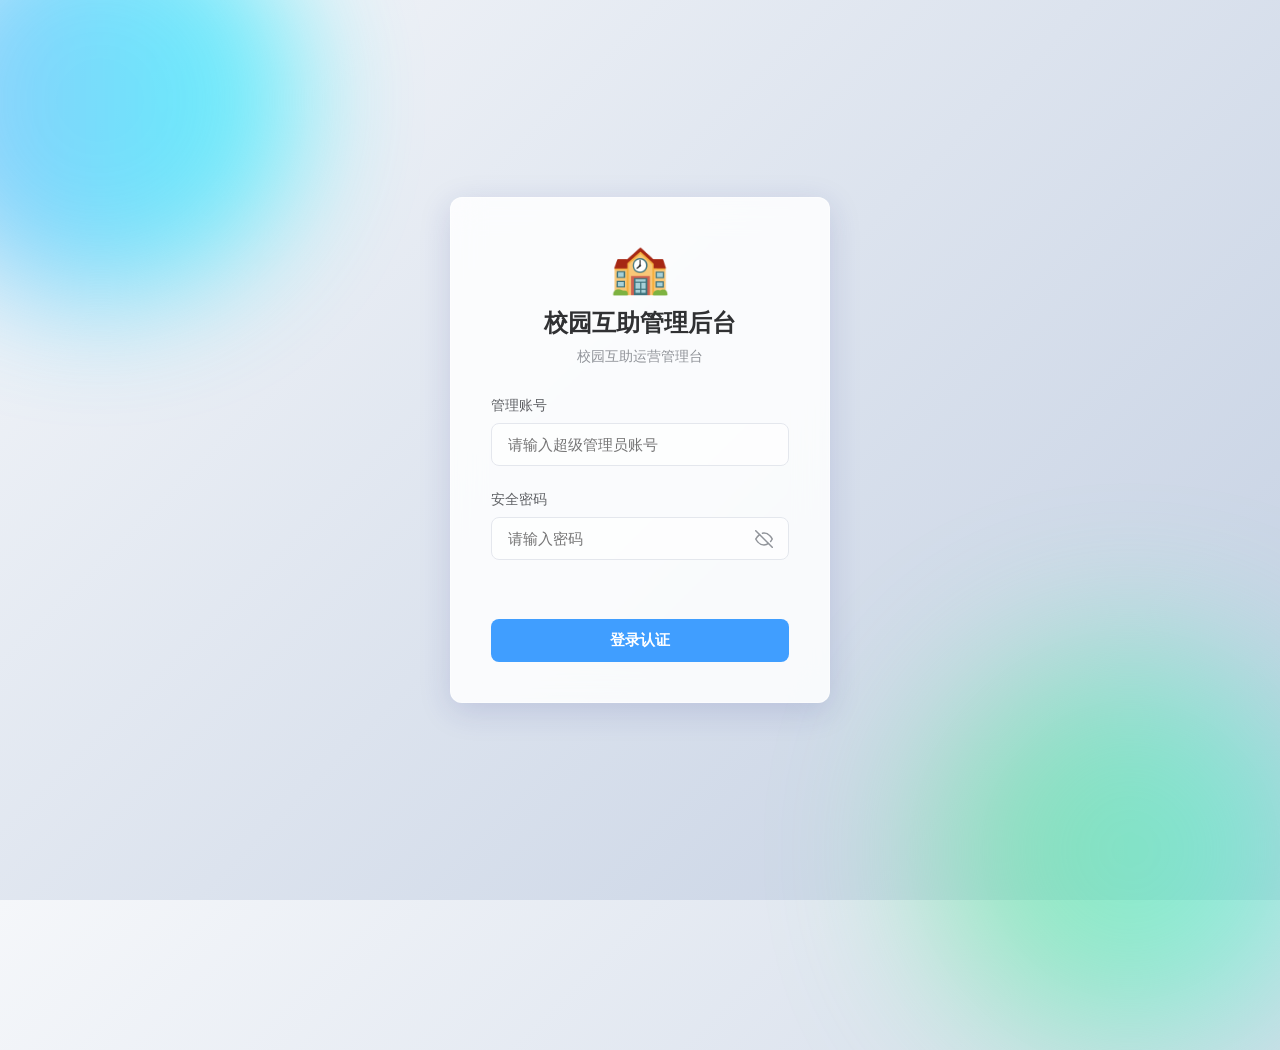
<file: web_admin/index.html>
<!DOCTYPE html>
<html lang="zh-CN">

<head>
    <meta charset="UTF-8">
    <meta name="viewport" content="width=device-width, initial-scale=1.0">
    <title>校园互助管理后台</title>
    <link href="https://fonts.googleapis.com/css2?family=Inter:wght@400;500;600;700&display=swap" rel="stylesheet">
    <link rel="stylesheet" href="css/admin.css?v=2026">
</head>

<body class="login-body">
    <div class="login-container">
        <div class="glass-panel login-box">
            <div class="logo-area">
                <div class="logo-icon">🏫</div>
                <h2>校园互助管理后台</h2>
                <p>校园互助运营管理台</p>
            </div>

            <form id="loginForm" class="login-form">
                <div class="form-group">
                    <label>管理账号</label>
                    <input type="text" id="username" placeholder="请输入超级管理员账号" required autocomplete="username">
                </div>
                <div class="form-group">
                    <label>安全密码</label>
                    <div class="input-wrapper">
                        <input type="password" id="password" placeholder="请输入密码" required
                            autocomplete="current-password">
                        <button type="button" class="eye-btn" id="togglePassword" title="显示/隐藏密码">
                            <!-- 闭眼图标（默认：密码隐藏中） -->
                            <svg id="eyeClose" xmlns="http://www.w3.org/2000/svg" width="18" height="18"
                                viewBox="0 0 24 24" fill="none" stroke="currentColor" stroke-width="2"
                                stroke-linecap="round" stroke-linejoin="round">
                                <path
                                    d="M17.94 17.94A10.07 10.07 0 0 1 12 20c-7 0-11-8-11-8a18.45 18.45 0 0 1 5.06-5.94" />
                                <path d="M9.9 4.24A9.12 9.12 0 0 1 12 4c7 0 11 8 11 8a18.5 18.5 0 0 1-2.16 3.19" />
                                <line x1="1" y1="1" x2="23" y2="23" />
                            </svg>
                            <!-- 睁眼图标（密码可见时显示） -->
                            <svg id="eyeOpen" xmlns="http://www.w3.org/2000/svg" width="18" height="18"
                                viewBox="0 0 24 24" fill="none" stroke="currentColor" stroke-width="2"
                                stroke-linecap="round" stroke-linejoin="round" style="display:none">
                                <path d="M1 12s4-8 11-8 11 8 11 8-4 8-11 8-11-8-11-8z" />
                                <circle cx="12" cy="12" r="3" />
                            </svg>
                        </button>
                    </div>
                </div>
                <div class="error-msg" id="loginError"></div>
                <button type="submit" class="btn-primary login-btn" id="submitBtn">登录认证</button>
            </form>
        </div>
    </div>

    <script src="js/api.js?v=2026-v2"></script>
    <script src="js/auth.js?v=2026-v2"></script>
    <script>
        // 小眼睛切换密码可见性
        document.getElementById('togglePassword').addEventListener('click', function () {
            const pwdInput = document.getElementById('password');
            const eyeClose = document.getElementById('eyeClose');
            const eyeOpen = document.getElementById('eyeOpen');
            const isHidden = pwdInput.type === 'password';
            pwdInput.type = isHidden ? 'text' : 'password';
            eyeClose.style.display = isHidden ? 'none' : '';
            eyeOpen.style.display = isHidden ? '' : 'none';
        });
    </script>
</body>

</html>
</file>
<file: web_admin/css/admin.css>
/* ================= 全局变量与归一化 ================= */
:root {
  --primary-color: #409EFF;
  --primary-hover: #66b1ff;
  --success-color: #67C23A;
  --warning-color: #E6A23C;
  --danger-color: #F56C6C;

  --text-main: #303133;
  --text-regular: #606266;
  --text-secondary: #909399;

  --bg-main: #f5f7fa;
  --bg-panel: rgba(255, 255, 255, 0.85);
  --bg-sidebar: #1f2d3d;

  --border-color: #e4e7ed;
  --border-radius: 12px;

  --shadow-sm: 0 2px 12px 0 rgba(0, 0, 0, 0.05);
  --shadow-md: 0 4px 24px 0 rgba(0, 0, 0, 0.08);
  --shadow-lg: 0 8px 32px 0 rgba(31, 38, 135, 0.15);

  --font-family: 'Inter', -apple-system, BlinkMacSystemFont, "Segoe UI", Roboto, Helvetica, Arial, sans-serif;
}

* {
  box-sizing: border-box;
  margin: 0;
  padding: 0;
}

body {
  font-family: var(--font-family);
  color: var(--text-main);
  background: var(--bg-main);
  -webkit-font-smoothing: antialiased;
}

/* ================= 玻璃拟物态工具类 ================= */
.glass-panel {
  background: var(--bg-panel);
  backdrop-filter: blur(16px);
  -webkit-backdrop-filter: blur(16px);
  border: 1px solid rgba(255, 255, 255, 0.4);
  border-radius: var(--border-radius);
  box-shadow: var(--shadow-lg);
}

.card {
  background: #fff;
  border-radius: 12px;
  padding: 24px;
  box-shadow: var(--shadow-sm);
  margin-bottom: 24px;
}

/* ================= 登录页 ================= */
.login-body {
  height: 100vh;
  display: flex;
  justify-content: center;
  align-items: center;
  background: linear-gradient(135deg, #f5f7fa 0%, #c3cfe2 100%);
  position: relative;
  overflow: hidden;
}

.login-body::before,
.login-body::after {
  content: '';
  position: absolute;
  width: 400px;
  height: 400px;
  border-radius: 50%;
  z-index: 0;
}

.login-body::before {
  background: linear-gradient(to right, #4facfe 0%, #00f2fe 100%);
  top: -100px;
  left: -100px;
  opacity: 0.6;
  filter: blur(60px);
}

.login-body::after {
  background: linear-gradient(to right, #43e97b 0%, #38f9d7 100%);
  bottom: -150px;
  right: -50px;
  opacity: 0.5;
  filter: blur(80px);
}

.login-container {
  z-index: 10;
  width: 100%;
  max-width: 420px;
  padding: 20px;
}

.login-box {
  padding: 40px;
}

.logo-area {
  text-align: center;
  margin-bottom: 30px;
}

.logo-icon {
  font-size: 48px;
  margin-bottom: 10px;
}

.logo-area h2 {
  font-size: 24px;
  font-weight: 700;
  color: var(--text-main);
  margin-bottom: 8px;
}

.logo-area p {
  color: var(--text-secondary);
  font-size: 14px;
}

.form-group {
  margin-bottom: 24px;
}

.form-group label {
  display: block;
  font-size: 14px;
  font-weight: 500;
  margin-bottom: 8px;
  color: var(--text-regular);
}

.form-group input {
  width: 100%;
  padding: 12px 16px;
  background: rgba(255, 255, 255, 0.6);
  border: 1px solid var(--border-color);
  border-radius: 8px;
  font-size: 15px;
  color: var(--text-main);
  transition: all 0.3s ease;
  outline: none;
}

.form-group input:focus {
  background: #fff;
  border-color: var(--primary-color);
  box-shadow: 0 0 0 3px rgba(64, 158, 255, 0.2);
}

.btn-primary {
  width: 100%;
  padding: 12px 24px;
  background: var(--primary-color);
  color: white;
  border: none;
  border-radius: 8px;
  font-size: 15px;
  font-weight: 600;
  cursor: pointer;
  transition: all 0.3s ease;
}

.btn-primary:hover {
  background: var(--primary-hover);
  transform: translateY(-1px);
  box-shadow: 0 4px 12px rgba(64, 158, 255, 0.3);
}

.btn-primary:disabled {
  background: #a0cfff;
  cursor: not-allowed;
  transform: none;
  box-shadow: none;
}

.error-msg {
  color: var(--danger-color);
  font-size: 13px;
  min-height: 20px;
  margin-bottom: 15px;
  text-align: center;
  transition: all 0.3s ease;
}

/* 密码错误时抖动动画 */
.error-msg.shake {
  animation: shakeError 0.4s ease;
}

@keyframes shakeError {
  0%, 100% { transform: translateX(0); }
  20%       { transform: translateX(-6px); }
  40%       { transform: translateX(6px); }
  60%       { transform: translateX(-4px); }
  80%       { transform: translateX(4px); }
}

/* ── 密码输入框包裹层（含小眼睛）── */
.input-wrapper {
  position: relative;
  display: flex;
  align-items: center;
}

/* 让密码框占满宽度，右侧留出眼睛按钮空间 */
.input-wrapper input {
  width: 100%;
  padding-right: 44px;
}

/* 小眼睛切换按钮 */
.eye-btn {
  position: absolute;
  right: 12px;
  background: none;
  border: none;
  cursor: pointer;
  padding: 4px;
  color: var(--text-secondary);
  display: flex;
  align-items: center;
  justify-content: center;
  border-radius: 4px;
  transition: color 0.2s;
}

.eye-btn:hover {
  color: var(--primary-color);
}

/* ================= Dashboard Layout ================= */
.dashboard-body {
  display: flex;
  height: 100vh;
  overflow: hidden;
  background: var(--bg-main);
}

.sidebar {
  width: 260px;
  height: 100%;
  display: flex;
  flex-direction: column;
  background: var(--bg-sidebar);
  color: #fff;
  border-radius: 0;
  border-right: 1px solid rgba(255, 255, 255, 0.1);
}

.sidebar-logo {
  height: 70px;
  display: flex;
  align-items: center;
  padding: 0 24px;
  border-bottom: 1px solid rgba(255, 255, 255, 0.05);
  font-size: 20px;
  font-weight: 700;
}

.sidebar-logo .logo-icon {
  margin-right: 12px;
}

.sidebar-nav {
  flex: 1;
  padding: 24px 16px;
  overflow-y: auto;
}

.nav-item {
  display: flex;
  align-items: center;
  padding: 14px 20px;
  color: rgba(255, 255, 255, 0.7);
  text-decoration: none;
  font-size: 15px;
  font-weight: 500;
  border-radius: 8px;
  margin-bottom: 8px;
  transition: all 0.3s ease;
}

.nav-item:hover,
.nav-item.active {
  background: var(--primary-color);
  color: #fff;
}

.nav-icon {
  margin-right: 14px;
  font-size: 18px;
}

.sidebar-bottom {
  padding: 24px 16px;
  border-top: 1px solid rgba(255, 255, 255, 0.05);
}

.danger-text:hover {
  background: rgba(245, 108, 108, 0.15) !important;
  color: var(--danger-color) !important;
}

.main-content {
  flex: 1;
  display: flex;
  flex-direction: column;
  overflow: hidden;
}

.topbar {
  height: 70px;
  display: flex;
  justify-content: space-between;
  align-items: center;
  padding: 0 32px;
  border-radius: 0;
  border-bottom: 1px solid var(--border-color);
  background: #fff;
  z-index: 10;
}

.page-title {
  font-size: 20px;
  font-weight: 600;
}

.topbar-right {
  display: flex;
  align-items: center;
}

.admin-profile {
  display: flex;
  align-items: center;
}

.admin-avatar {
  width: 36px;
  height: 36px;
  border-radius: 50%;
  margin-right: 12px;
}

.admin-name {
  font-size: 14px;
  font-weight: 500;
}

.view-container {
  flex: 1;
  padding: 32px;
  overflow-y: auto;
  position: relative;
}

/* ================= 仪表盘概览 ================= */
.stats-grid {
  display: grid;
  grid-template-columns: repeat(auto-fit, minmax(240px, 1fr));
  gap: 24px;
}

.stat-card {
  background: #fff;
  border-radius: 12px;
  padding: 24px;
  display: flex;
  align-items: center;
  box-shadow: var(--shadow-sm);
}

.stat-icon {
  width: 56px;
  height: 56px;
  border-radius: 16px;
  display: flex;
  justify-content: center;
  align-items: center;
  font-size: 24px;
  margin-right: 20px;
}

.stat-info h3 {
  font-size: 14px;
  color: var(--text-secondary);
  font-weight: 500;
  margin-bottom: 8px;
}

.stat-value {
  font-size: 28px;
  font-weight: 700;
  color: var(--text-main);
  display: flex;
  align-items: baseline;
}

.stat-sub {
  font-size: 13px;
  color: var(--success-color);
  margin-left: 8px;
  font-weight: 500;
}

/* ================= 表格组件 ================= */
.table-card {
  padding: 0;
  overflow: hidden;
}

.data-table {
  width: 100%;
  border-collapse: collapse;
}

.data-table th,
.data-table td {
  padding: 16px 24px;
  text-align: left;
  border-bottom: 1px solid var(--border-color);
}

.data-table th {
  background: #fafafa;
  color: var(--text-secondary);
  font-weight: 500;
  font-size: 13px;
  text-transform: uppercase;
  letter-spacing: 0.5px;
}

.data-table td {
  font-size: 14px;
  vertical-align: middle;
}

.data-table tbody tr:hover {
  background: #fdfdfd;
}

.user-cell {
  display: flex;
  align-items: center;
}

.mini-avatar {
  width: 32px;
  height: 32px;
  border-radius: 50%;
  margin-right: 12px;
  border: 1px solid #eee;
}

.status-badge {
  display: inline-block;
  padding: 4px 10px;
  border-radius: 20px;
  font-size: 12px;
  font-weight: 500;
  background: #f4f4f5;
  color: #909399;
}

.status-badge.success,
.status-approved {
  background: #f0f9eb;
  color: #67c23a;
}

.status-badge.default,
.status-pending {
  background: #fdf6ec;
  color: #e6a23c;
}

.status-rejected {
  background: #fef0f0;
  color: #f56c6c;
}

.img-preview img {
  border-radius: 6px;
  object-fit: cover;
  transition: transform 0.2s;
}

.img-preview:hover img {
  transform: scale(1.1);
  box-shadow: var(--shadow-md);
}

.btn-micro {
  padding: 6px 12px;
  border: 1px solid #dcdfe6;
  background: #fff;
  border-radius: 4px;
  font-size: 12px;
  cursor: pointer;
  transition: all 0.2s;
  color: var(--text-regular);
}

.btn-micro:hover {
  border-color: var(--primary-color);
  color: var(--primary-color);
}

.danger-btn {
  color: #f56c6c;
}

.danger-btn:hover {
  border-color: #f56c6c;
  background: #fef0f0;
}

.success-btn {
  color: #67c23a;
}

.success-btn:hover {
  border-color: #67c23a;
  background: #f0f9eb;
}

.tag {
  background: #ecf5ff;
  color: #409eff;
  padding: 2px 6px;
  border-radius: 4px;
  border: 1px solid #d9ecff;
}

.loading-spinner {
  text-align: center;
  padding: 100px;
  color: var(--text-secondary);
}

.spinner-icon {
  display: inline-block;
  animation: spin 1s linear infinite;
  margin-right: 6px;
}

@keyframes spin {
  from {
    transform: rotate(0deg);
  }

  to {
    transform: rotate(360deg);
  }
}

.error-state {
  text-align: center;
  padding: 80px;
  color: var(--danger-color);
  font-size: 15px;
}

/* ================= 状态筛选 Tabs ================= */
.filter-tabs {
  display: flex;
  gap: 8px;
  margin-bottom: 16px;
  flex-wrap: wrap;
}

.tab-btn {
  padding: 7px 16px;
  border: 1px solid var(--border-color);
  background: #fff;
  border-radius: 20px;
  font-size: 13px;
  font-weight: 500;
  cursor: pointer;
  color: var(--text-regular);
  transition: all 0.2s ease;
}

.tab-btn:hover {
  border-color: var(--primary-color);
  color: var(--primary-color);
}

.tab-btn.active {
  background: var(--primary-color);
  border-color: var(--primary-color);
  color: #fff;
}

/* ================= 分页控件 ================= */
.pagination {
  display: flex;
  align-items: center;
  justify-content: space-between;
  padding: 16px 24px;
  border-top: 1px solid var(--border-color);
  background: #fafafa;
  border-radius: 0 0 12px 12px;
}

.pagination-info {
  font-size: 13px;
  color: var(--text-secondary);
}

.pagination-btns {
  display: flex;
  gap: 6px;
}

.page-btn {
  min-width: 34px;
  height: 34px;
  padding: 0 10px;
  border: 1px solid var(--border-color);
  background: #fff;
  border-radius: 6px;
  font-size: 13px;
  cursor: pointer;
  color: var(--text-regular);
  transition: all 0.2s;
  display: inline-flex;
  align-items: center;
  justify-content: center;
}

.page-btn:hover {
  border-color: var(--primary-color);
  color: var(--primary-color);
}

.page-btn.active {
  background: var(--primary-color);
  border-color: var(--primary-color);
  color: #fff;
  font-weight: 600;
}

/* ================= 搜索栏 ================= */
.toolbar {
  display: flex;
  align-items: center;
  margin-bottom: 16px;
}

.search-box {
  display: flex;
  align-items: center;
  gap: 8px;
}

.search-input {
  padding: 8px 16px;
  border: 1px solid var(--border-color);
  border-radius: 8px;
  font-size: 14px;
  color: var(--text-main);
  outline: none;
  transition: all 0.2s;
  width: 240px;
}

.search-input:focus {
  border-color: var(--primary-color);
  box-shadow: 0 0 0 3px rgba(64, 158, 255, 0.15);
}

.search-input-wrapper {
  position: relative;
  display: flex;
  align-items: center;
}

.search-input-wrapper .search-input {
  padding-right: 40px; /* 留出放大镜图标位置 */
}

.search-icon-btn {
  position: absolute;
  right: 8px;
  background: none;
  border: none;
  color: var(--text-secondary);
  cursor: pointer;
  display: flex;
  align-items: center;
  justify-content: center;
  padding: 6px;
  border-radius: 6px;
  transition: all 0.2s ease;
}

.search-icon-btn:hover {
  color: var(--primary-color);
  background: rgba(64, 158, 255, 0.1);
}

/* ================= 概览看板联动卡片 ================= */
.stat-card.stat-link {
  cursor: pointer;
  transition: all 0.25s ease;
  position: relative;
}

.stat-card.stat-link:hover {
  transform: translateY(-3px);
  box-shadow: var(--shadow-md);
}

.stat-card.stat-alert {
  border: 1px solid rgba(230, 162, 60, 0.4);
  background: #fffbf0;
}

.stat-arrow {
  position: absolute;
  right: 20px;
  top: 50%;
  transform: translateY(-50%);
  font-size: 20px;
  color: var(--border-color);
  transition: color 0.2s;
}

.stat-link:hover .stat-arrow {
  color: var(--primary-color);
}

/* ================= 运营概要行 ================= */
.summary-row {
  display: flex;
  align-items: center;
  gap: 12px;
  font-size: 14px;
  color: var(--text-regular);
}

.summary-item strong {
  font-size: 18px;
  color: var(--text-main);
}

.summary-divider {
  color: var(--border-color);
}

/* ================= 空态行 ================= */
.empty-row {
  text-align: center;
  color: var(--text-secondary);
  padding: 48px !important;
  font-size: 14px;
}

/* ================= 任务标题可点击链接 ================= */
.task-title-link {
  background: none;
  border: none;
  padding: 0;
  font-size: 14px;
  font-weight: 500;
  color: var(--primary-color);
  cursor: pointer;
  text-align: left;
  text-decoration: none;
  transition: color 0.2s;
  white-space: nowrap;
  overflow: hidden;
  text-overflow: ellipsis;
  max-width: 200px;
  display: inline-block;
}

.task-title-link:hover {
  color: var(--primary-hover);
  text-decoration: underline;
}

/* ================= 任务详情弹窗 ================= */
.task-modal-overlay {
  position: fixed;
  inset: 0;
  background: rgba(0, 0, 0, 0.5);
  backdrop-filter: blur(4px);
  z-index: 1000;
  display: flex;
  align-items: center;
  justify-content: center;
  padding: 24px;
  animation: fadeInModal 0.2s ease;
}

.task-modal-overlay.closing {
  animation: fadeOutModal 0.25s ease forwards;
}

@keyframes fadeInModal {
  from { opacity: 0; }
  to { opacity: 1; }
}

@keyframes fadeOutModal {
  from { opacity: 1; }
  to { opacity: 0; }
}

.task-modal {
  background: #fff;
  border-radius: 16px;
  width: 100%;
  max-width: 720px;
  max-height: 88vh;
  overflow-y: auto;
  box-shadow: 0 20px 60px rgba(0, 0, 0, 0.25);
  animation: slideUpModal 0.25s ease;
}

@keyframes slideUpModal {
  from { transform: translateY(20px); opacity: 0; }
  to { transform: translateY(0); opacity: 1; }
}

.task-modal-header {
  display: flex;
  justify-content: space-between;
  align-items: flex-start;
  padding: 24px 24px 16px;
  border-bottom: 1px solid var(--border-color);
}

.task-modal-category {
  font-size: 12px;
  font-weight: 600;
  color: var(--primary-color);
  background: #ecf5ff;
  padding: 3px 10px;
  border-radius: 12px;
  display: inline-block;
  margin-bottom: 8px;
}

.task-modal-title {
  font-size: 20px;
  font-weight: 700;
  color: var(--text-main);
  line-height: 1.4;
  margin: 0;
}

.task-modal-close {
  background: #f4f4f5;
  border: none;
  width: 32px;
  height: 32px;
  border-radius: 50%;
  cursor: pointer;
  font-size: 16px;
  color: var(--text-secondary);
  display: flex;
  align-items: center;
  justify-content: center;
  flex-shrink: 0;
  margin-left: 16px;
  transition: all 0.2s;
}

.task-modal-close:hover {
  background: var(--danger-color);
  color: #fff;
}

.task-modal-meta {
  display: flex;
  align-items: center;
  gap: 10px;
  flex-wrap: wrap;
  padding: 14px 24px;
  border-bottom: 1px solid var(--border-color);
  font-size: 13px;
  color: var(--text-regular);
}

.meta-chip {
  padding: 4px 10px;
  border-radius: 16px;
  font-size: 12px;
  font-weight: 600;
}

.meta-chip.reward {
  background: rgba(103, 194, 58, 0.1);
  color: #67c23a;
}

.meta-chip.status {
  background: rgba(64, 158, 255, 0.1);
  color: var(--primary-color);
}

.meta-chip.hidden {
  background: rgba(245, 108, 108, 0.1);
  color: var(--danger-color);
}

.task-modal-section {
  padding: 20px 24px 8px;
}

.section-label {
  font-size: 12px;
  font-weight: 600;
  color: var(--text-secondary);
  text-transform: uppercase;
  letter-spacing: 0.5px;
  margin-bottom: 12px;
}

.task-modal-content {
  font-size: 14px;
  color: var(--text-regular);
  line-height: 1.8;
  background: #f9fafb;
  border-radius: 8px;
  padding: 14px 16px;
  white-space: pre-wrap;
  word-break: break-word;
}

/* ================= 图片画廊 ================= */
.detail-gallery {
  display: flex;
  gap: 10px;
  flex-wrap: wrap;
}

.gallery-item {
  position: relative;
  width: 120px;
  height: 120px;
  border-radius: 10px;
  overflow: hidden;
  cursor: pointer;
  border: 2px solid transparent;
  transition: all 0.25s ease;
  flex-shrink: 0;
}

.gallery-item:hover {
  border-color: var(--primary-color);
  transform: scale(1.03);
  box-shadow: var(--shadow-md);
}

.gallery-item img {
  width: 100%;
  height: 100%;
  object-fit: cover;
  display: block;
}

.gallery-overlay {
  position: absolute;
  inset: 0;
  background: rgba(0, 0, 0, 0.45);
  display: flex;
  align-items: center;
  justify-content: center;
  font-size: 22px;
  opacity: 0;
  transition: opacity 0.2s;
}

.gallery-item:hover .gallery-overlay {
  opacity: 1;
}

.no-image-tip {
  font-size: 14px;
  color: var(--text-secondary);
  padding: 20px 0;
}

/* ================= 发布者/接单者人员卡片 ================= */
.task-modal-persons {
  display: grid;
  grid-template-columns: 1fr 1fr;
  gap: 16px;
  padding: 16px 24px;
  border-top: 1px solid var(--border-color);
}

.detail-person {
  display: flex;
  align-items: center;
  gap: 12px;
}

.detail-avatar {
  width: 44px;
  height: 44px;
  border-radius: 50%;
  object-fit: cover;
  border: 2px solid var(--border-color);
  flex-shrink: 0;
}

.detail-person-name {
  font-size: 15px;
  font-weight: 600;
  color: var(--text-main);
}

.detail-person-sub {
  font-size: 12px;
  color: var(--text-secondary);
  margin-top: 2px;
}

/* ================= 弹窗底部操作区 ================= */
.task-modal-actions {
  display: flex;
  justify-content: flex-end;
  gap: 10px;
  padding: 16px 24px;
  border-top: 1px solid var(--border-color);
  background: #fafafa;
  border-radius: 0 0 16px 16px;
}

/* ================= 图片放大预览层 ================= */
.img-preview-overlay {
  position: fixed;
  inset: 0;
  background: rgba(0, 0, 0, 0.85);
  z-index: 2000;
  display: flex;
  align-items: center;
  justify-content: center;
  padding: 32px;
  animation: fadeInModal 0.2s ease;
  cursor: zoom-out;
}

.img-preview-box {
  position: relative;
  max-width: 90vw;
  max-height: 90vh;
  display: flex;
  flex-direction: column;
  align-items: center;
  gap: 16px;
}

.img-preview-box img {
  max-width: 100%;
  max-height: 80vh;
  border-radius: 8px;
  object-fit: contain;
  box-shadow: 0 20px 60px rgba(0, 0, 0, 0.5);
  cursor: default;
}

.img-preview-close {
  background: rgba(255, 255, 255, 0.15);
  border: 1px solid rgba(255, 255, 255, 0.3);
  color: #fff;
  padding: 8px 20px;
  border-radius: 20px;
  cursor: pointer;
  font-size: 14px;
  transition: all 0.2s;
}

.img-preview-close:hover {
  background: rgba(255, 255, 255, 0.3);
}
</file>
